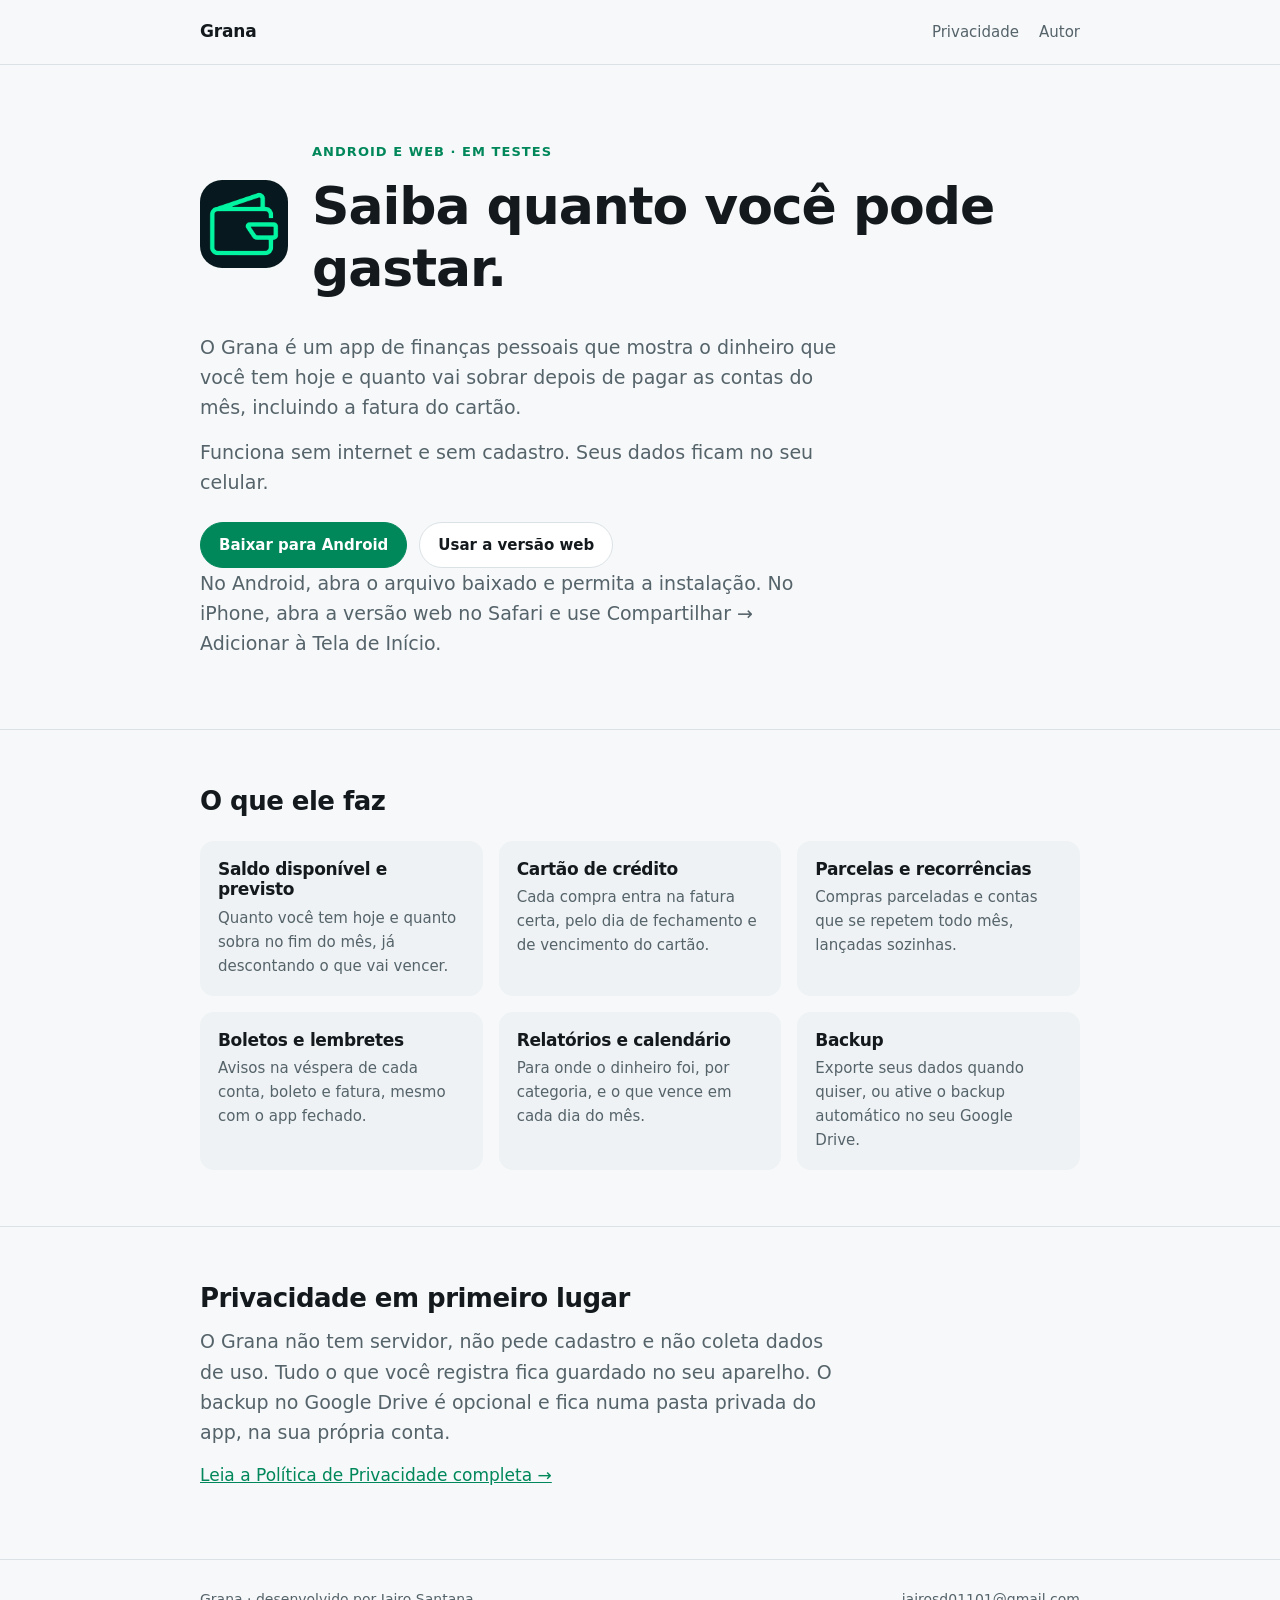
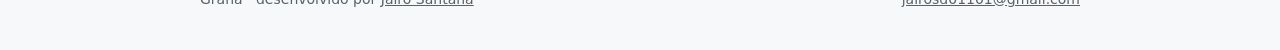
<file: grana/index.html>
<!doctype html>
<html lang="pt-BR">
<head>
  <meta charset="utf-8">
  <meta name="viewport" content="width=device-width, initial-scale=1">
  <title>Grana · Finanças pessoais para Android e web</title>
  <meta name="description" content="O Grana mostra quanto você pode gastar hoje, depois de pagar as contas do mês. Offline, sem cadastro, com os dados no seu celular.">
  <link rel="icon" href="favicon.png">
  <link rel="stylesheet" href="../assets/style.css">
</head>
<body class="grana">
  <header class="site-header">
    <div class="wrap">
      <a class="brand" href="./">Grana</a>
      <nav class="nav" aria-label="Seções">
        <a href="privacidade.html">Privacidade</a>
        <a href="../">Autor</a>
      </nav>
    </div>
  </header>

  <main>
    <section class="hero">
      <div class="wrap">
        <div class="hero-row">
          <img class="app-icon" src="../assets/grana-icon.png" alt="Ícone do Grana" width="88" height="88">
          <div>
            <span class="eyebrow">Android e web · em testes</span>
            <h1>Saiba quanto você pode gastar.</h1>
          </div>
        </div>
        <p class="lead">
          O Grana é um app de finanças pessoais que mostra o dinheiro que você tem hoje e
          quanto vai sobrar depois de pagar as contas do mês, incluindo a fatura do cartão.
        </p>
        <p class="lead">
          Funciona sem internet e sem cadastro. Seus dados ficam no seu celular.
        </p>
        <!--
          Regra: estes links apontam sempre para a versão mais recente, nunca para
          uma versão específica. O APK vem da release "latest" deste repositório
          (publicada por `npm run build:announce` no repositório do app); a versão
          web é o endereço fixo do PWA.
        -->
        <div class="actions">
          <a class="button primary" href="https://github.com/oriajsan/oriajsan.github.io/releases/latest/download/grana.apk">Baixar para Android</a>
          <a class="button" href="https://grana-b8e.pages.dev">Usar a versão web</a>
        </div>
        <p class="lead">
          No Android, abra o arquivo baixado e permita a instalação. No iPhone, abra a versão
          web no Safari e use Compartilhar → Adicionar à Tela de Início.
        </p>
      </div>
    </section>

    <section>
      <div class="wrap">
        <h2>O que ele faz</h2>
        <div class="features">
          <div>
            <h3>Saldo disponível e previsto</h3>
            <p>Quanto você tem hoje e quanto sobra no fim do mês, já descontando o que vai vencer.</p>
          </div>
          <div>
            <h3>Cartão de crédito</h3>
            <p>Cada compra entra na fatura certa, pelo dia de fechamento e de vencimento do cartão.</p>
          </div>
          <div>
            <h3>Parcelas e recorrências</h3>
            <p>Compras parceladas e contas que se repetem todo mês, lançadas sozinhas.</p>
          </div>
          <div>
            <h3>Boletos e lembretes</h3>
            <p>Avisos na véspera de cada conta, boleto e fatura, mesmo com o app fechado.</p>
          </div>
          <div>
            <h3>Relatórios e calendário</h3>
            <p>Para onde o dinheiro foi, por categoria, e o que vence em cada dia do mês.</p>
          </div>
          <div>
            <h3>Backup</h3>
            <p>Exporte seus dados quando quiser, ou ative o backup automático no seu Google Drive.</p>
          </div>
        </div>
      </div>
    </section>

    <section>
      <div class="wrap">
        <h2>Privacidade em primeiro lugar</h2>
        <p class="lead">
          O Grana não tem servidor, não pede cadastro e não coleta dados de uso. Tudo o que
          você registra fica guardado no seu aparelho. O backup no Google Drive é opcional e
          fica numa pasta privada do app, na sua própria conta.
        </p>
        <p><a href="privacidade.html">Leia a Política de Privacidade completa →</a></p>
      </div>
    </section>
  </main>

  <footer class="site-footer">
    <div class="wrap">
      <span>Grana · desenvolvido por <a href="../">Jairo Santana</a></span>
      <a href="mailto:jairosd01101@gmail.com">jairosd01101@gmail.com</a>
    </div>
  </footer>
</body>
</html>
</file>
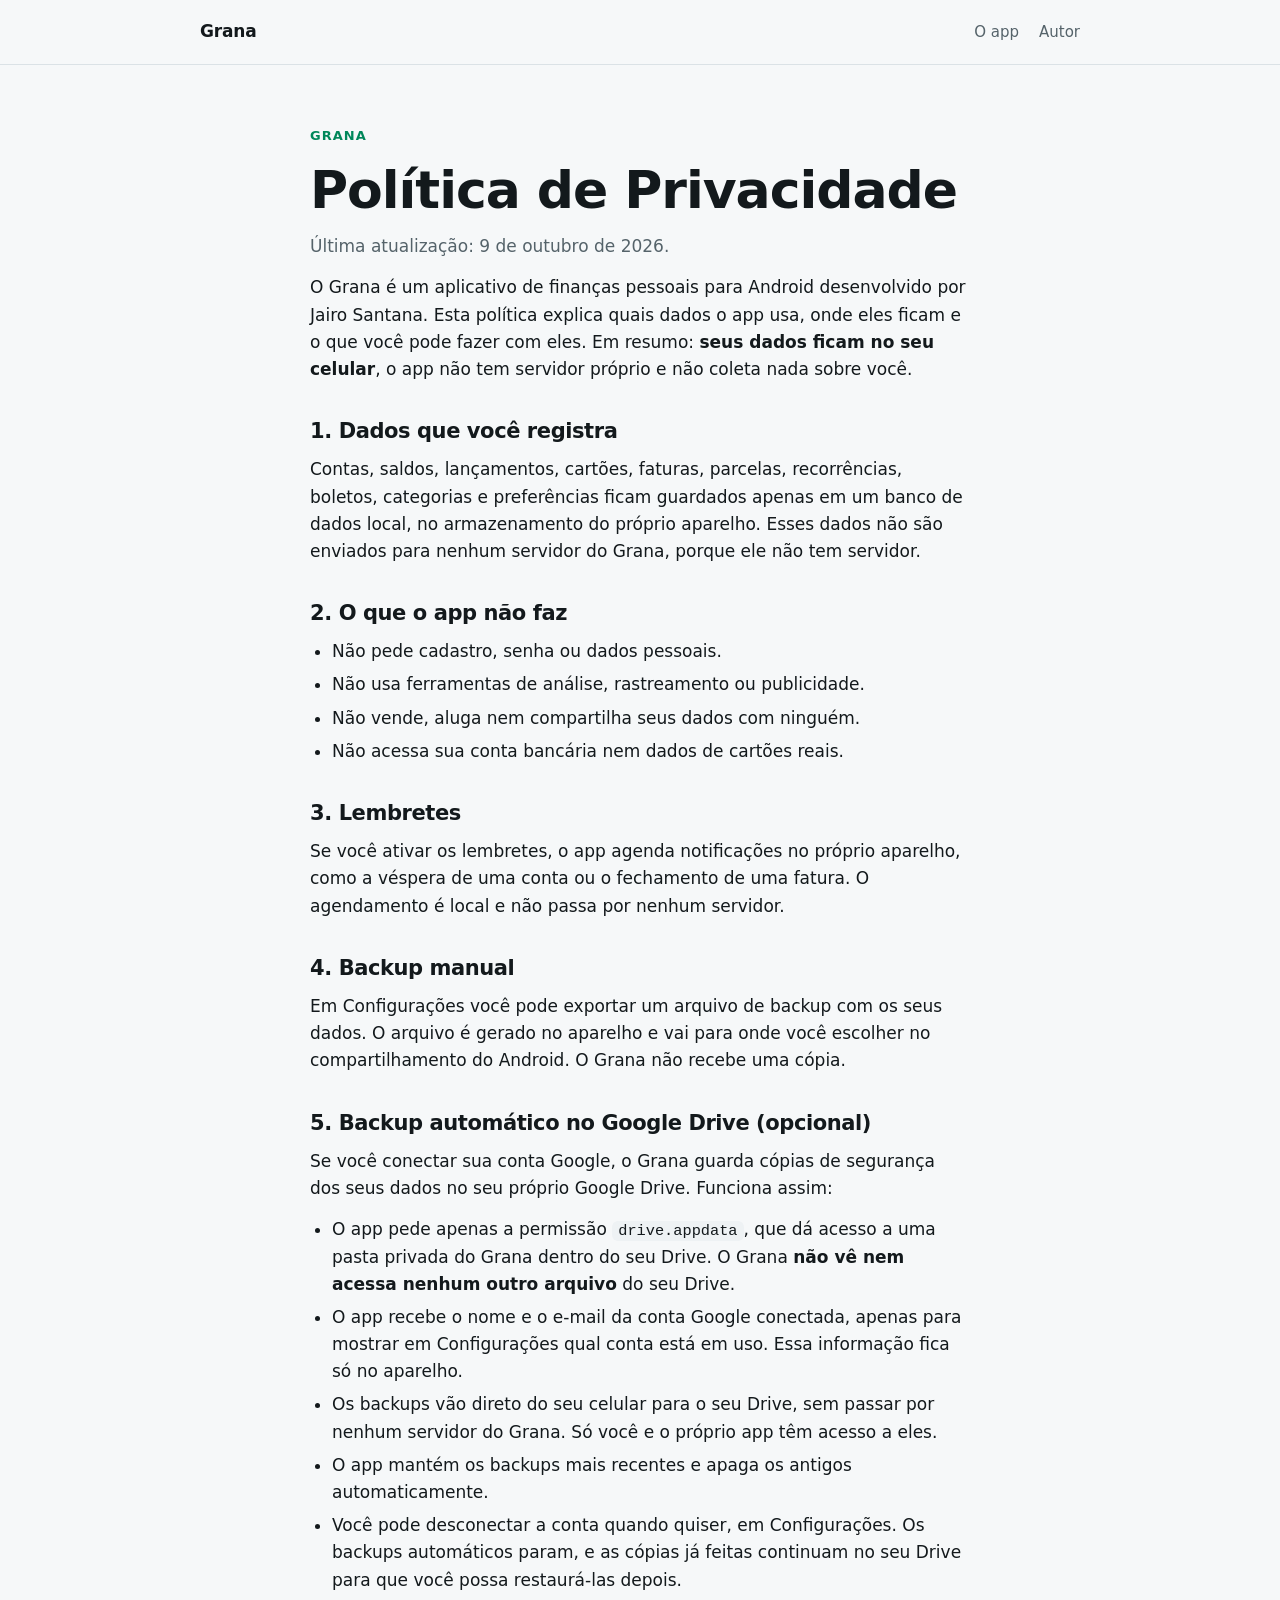
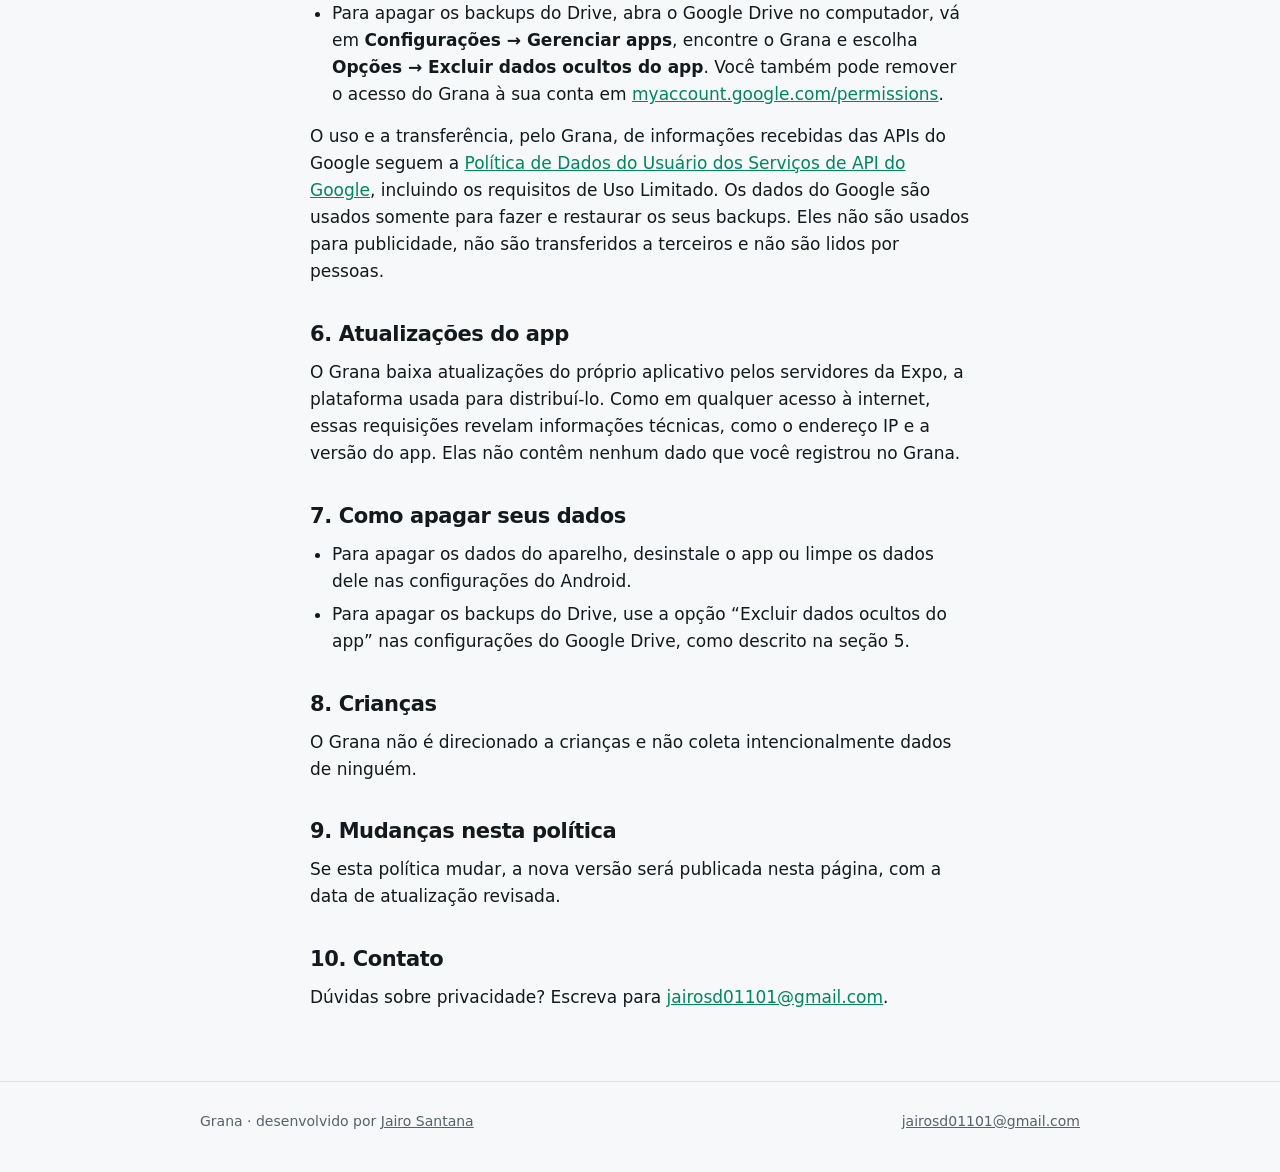
<file: grana/privacidade.html>
<!doctype html>
<html lang="pt-BR">
<head>
  <meta charset="utf-8">
  <meta name="viewport" content="width=device-width, initial-scale=1">
  <title>Política de Privacidade · Grana</title>
  <meta name="description" content="Como o Grana trata os seus dados: tudo fica no seu celular, e o backup no Google Drive é opcional.">
  <link rel="icon" href="favicon.png">
  <link rel="stylesheet" href="../assets/style.css">
</head>
<body class="grana">
  <header class="site-header">
    <div class="wrap">
      <a class="brand" href="./">Grana</a>
      <nav class="nav" aria-label="Seções">
        <a href="./">O app</a>
        <a href="../">Autor</a>
      </nav>
    </div>
  </header>

  <main>
    <section>
      <div class="wrap prose">
        <span class="eyebrow">Grana</span>
        <h1>Política de Privacidade</h1>
        <p class="muted">Última atualização: 9 de outubro de 2026.</p>

        <p>
          O Grana é um aplicativo de finanças pessoais para Android desenvolvido por
          Jairo Santana. Esta política explica quais dados o app usa, onde eles ficam
          e o que você pode fazer com eles. Em resumo: <strong>seus dados ficam no seu
          celular</strong>, o app não tem servidor próprio e não coleta nada sobre você.
        </p>

        <h2>1. Dados que você registra</h2>
        <p>
          Contas, saldos, lançamentos, cartões, faturas, parcelas, recorrências, boletos,
          categorias e preferências ficam guardados apenas em um banco de dados local, no
          armazenamento do próprio aparelho. Esses dados não são enviados para nenhum
          servidor do Grana, porque ele não tem servidor.
        </p>

        <h2>2. O que o app não faz</h2>
        <ul>
          <li>Não pede cadastro, senha ou dados pessoais.</li>
          <li>Não usa ferramentas de análise, rastreamento ou publicidade.</li>
          <li>Não vende, aluga nem compartilha seus dados com ninguém.</li>
          <li>Não acessa sua conta bancária nem dados de cartões reais.</li>
        </ul>

        <h2>3. Lembretes</h2>
        <p>
          Se você ativar os lembretes, o app agenda notificações no próprio aparelho,
          como a véspera de uma conta ou o fechamento de uma fatura. O agendamento é
          local e não passa por nenhum servidor.
        </p>

        <h2>4. Backup manual</h2>
        <p>
          Em Configurações você pode exportar um arquivo de backup com os seus dados. O
          arquivo é gerado no aparelho e vai para onde você escolher no compartilhamento
          do Android. O Grana não recebe uma cópia.
        </p>

        <h2>5. Backup automático no Google Drive (opcional)</h2>
        <p>
          Se você conectar sua conta Google, o Grana guarda cópias de segurança dos seus
          dados no seu próprio Google Drive. Funciona assim:
        </p>
        <ul>
          <li>
            O app pede apenas a permissão <code>drive.appdata</code>, que dá acesso a uma
            pasta privada do Grana dentro do seu Drive. O Grana <strong>não vê nem acessa
            nenhum outro arquivo</strong> do seu Drive.
          </li>
          <li>
            O app recebe o nome e o e-mail da conta Google conectada, apenas para mostrar
            em Configurações qual conta está em uso. Essa informação fica só no aparelho.
          </li>
          <li>
            Os backups vão direto do seu celular para o seu Drive, sem passar por nenhum
            servidor do Grana. Só você e o próprio app têm acesso a eles.
          </li>
          <li>
            O app mantém os backups mais recentes e apaga os antigos automaticamente.
          </li>
          <li>
            Você pode desconectar a conta quando quiser, em Configurações. Os backups
            automáticos param, e as cópias já feitas continuam no seu Drive para que você
            possa restaurá-las depois.
          </li>
          <li>
            Para apagar os backups do Drive, abra o Google Drive no computador, vá em
            <strong>Configurações → Gerenciar apps</strong>, encontre o Grana e escolha
            <strong>Opções → Excluir dados ocultos do app</strong>. Você também pode
            remover o acesso do Grana à sua conta em
            <a href="https://myaccount.google.com/permissions">myaccount.google.com/permissions</a>.
          </li>
        </ul>
        <p>
          O uso e a transferência, pelo Grana, de informações recebidas das APIs do Google
          seguem a
          <a href="https://developers.google.com/terms/api-services-user-data-policy">Política
          de Dados do Usuário dos Serviços de API do Google</a>, incluindo os requisitos de
          Uso Limitado. Os dados do Google são usados somente para fazer e restaurar os seus
          backups. Eles não são usados para publicidade, não são transferidos a terceiros e
          não são lidos por pessoas.
        </p>

        <h2>6. Atualizações do app</h2>
        <p>
          O Grana baixa atualizações do próprio aplicativo pelos servidores da Expo, a
          plataforma usada para distribuí-lo. Como em qualquer acesso à internet, essas
          requisições revelam informações técnicas, como o endereço IP e a versão do app.
          Elas não contêm nenhum dado que você registrou no Grana.
        </p>

        <h2>7. Como apagar seus dados</h2>
        <ul>
          <li>Para apagar os dados do aparelho, desinstale o app ou limpe os dados dele nas configurações do Android.</li>
          <li>Para apagar os backups do Drive, use a opção “Excluir dados ocultos do app” nas configurações do Google Drive, como descrito na seção 5.</li>
        </ul>

        <h2>8. Crianças</h2>
        <p>
          O Grana não é direcionado a crianças e não coleta intencionalmente dados de
          ninguém.
        </p>

        <h2>9. Mudanças nesta política</h2>
        <p>
          Se esta política mudar, a nova versão será publicada nesta página, com a data de
          atualização revisada.
        </p>

        <h2>10. Contato</h2>
        <p>
          Dúvidas sobre privacidade? Escreva para
          <a href="mailto:jairosd01101@gmail.com">jairosd01101@gmail.com</a>.
        </p>
      </div>
    </section>
  </main>

  <footer class="site-footer">
    <div class="wrap">
      <span>Grana · desenvolvido por <a href="../">Jairo Santana</a></span>
      <a href="mailto:jairosd01101@gmail.com">jairosd01101@gmail.com</a>
    </div>
  </footer>
</body>
</html>
</file>
<file: assets/style.css>
/* Shared by the portfolio and the project pages. A page picks its accent by
   setting --accent on <body>; everything else follows from the tokens. */

:root {
  --bg: #f6f8f9;
  --surface: #ffffff;
  --surface-2: #eef2f4;
  --text: #13191c;
  --muted: #55636a;
  --border: #dbe2e6;
  --accent: #2f6fb8;
  --accent-ink: #ffffff;
  --radius: 14px;
  --max: 920px;
  color-scheme: light;
}

@media (prefers-color-scheme: dark) {
  :root {
    --bg: #0d1214;
    --surface: #151b1e;
    --surface-2: #1c2427;
    --text: #e3e8ea;
    --muted: #9aa8ae;
    --border: #263035;
    --accent: #6aa5e8;
    --accent-ink: #08131c;
    color-scheme: dark;
  }
}

body.grana {
  --accent: #00875a;
  --accent-ink: #ffffff;
}

@media (prefers-color-scheme: dark) {
  body.grana {
    --accent: #00e294;
    --accent-ink: #003822;
  }
}

* { box-sizing: border-box; }

html { -webkit-text-size-adjust: 100%; }

body {
  margin: 0;
  background: var(--bg);
  color: var(--text);
  font-family: "Inter", system-ui, -apple-system, "Segoe UI", Roboto, sans-serif;
  font-size: 17px;
  line-height: 1.6;
}

a { color: var(--accent); }
a:hover { text-decoration-thickness: 2px; }

.wrap {
  max-width: var(--max);
  margin: 0 auto;
  padding: 0 20px;
}

/* ---- Header ---- */

.site-header {
  border-bottom: 1px solid var(--border);
}

.site-header .wrap {
  display: flex;
  align-items: center;
  justify-content: space-between;
  gap: 16px;
  min-height: 64px;
}

.brand {
  font-weight: 700;
  color: var(--text);
  text-decoration: none;
  letter-spacing: -0.01em;
}

.nav {
  display: flex;
  gap: 20px;
  font-size: 15px;
}

.nav a { color: var(--muted); text-decoration: none; }
.nav a:hover { color: var(--text); }

/* ---- Sections ---- */

main section { padding: 56px 0; }
main section + section { border-top: 1px solid var(--border); }

h1, h2, h3 { line-height: 1.2; letter-spacing: -0.02em; margin: 0 0 12px; }
h1 { font-size: clamp(34px, 6vw, 52px); }
h2 { font-size: 26px; }
h3 { font-size: 19px; }

p { margin: 0 0 14px; }

.eyebrow {
  display: inline-block;
  font-size: 13px;
  font-weight: 600;
  letter-spacing: 0.08em;
  text-transform: uppercase;
  color: var(--accent);
  margin-bottom: 12px;
}

.lead {
  font-size: 19px;
  color: var(--muted);
  max-width: 640px;
}

.muted { color: var(--muted); }

/* ---- Hero ---- */

.hero { padding-top: 72px; }

.hero-row {
  display: flex;
  align-items: center;
  gap: 24px;
  margin-bottom: 20px;
}

.avatar {
  flex: none;
  width: 72px;
  height: 72px;
  border-radius: 50%;
  display: grid;
  place-items: center;
  background: var(--accent);
  color: var(--accent-ink);
  font-weight: 700;
  font-size: 26px;
}

.app-icon {
  flex: none;
  width: 88px;
  height: 88px;
  border-radius: 22px;
}

.actions {
  display: flex;
  flex-wrap: wrap;
  gap: 12px;
  margin-top: 24px;
}

.button {
  display: inline-flex;
  align-items: center;
  gap: 8px;
  padding: 10px 18px;
  border-radius: 999px;
  border: 1px solid var(--border);
  background: var(--surface);
  color: var(--text);
  font-size: 15px;
  font-weight: 600;
  text-decoration: none;
}

.button.primary {
  background: var(--accent);
  border-color: var(--accent);
  color: var(--accent-ink);
}

.button svg { width: 18px; height: 18px; }

/* ---- Chips ---- */

.chips {
  display: flex;
  flex-wrap: wrap;
  gap: 8px;
  padding: 0;
  margin: 16px 0 0;
  list-style: none;
}

.chips li {
  padding: 4px 12px;
  border-radius: 999px;
  background: var(--surface-2);
  font-size: 14px;
  color: var(--muted);
}

/* ---- Cards ---- */

.grid {
  display: grid;
  grid-template-columns: repeat(auto-fill, minmax(260px, 1fr));
  gap: 16px;
  margin-top: 24px;
}

.card {
  display: flex;
  flex-direction: column;
  gap: 8px;
  padding: 20px;
  border: 1px solid var(--border);
  border-radius: var(--radius);
  background: var(--surface);
}

.card p { color: var(--muted); font-size: 15px; margin: 0; }
.card .chips { margin-top: auto; padding-top: 8px; }
.card .chips li { font-size: 13px; padding: 2px 10px; }

.card.featured {
  grid-column: 1 / -1;
  flex-direction: row;
  align-items: flex-start;
  gap: 20px;
}

.card.featured img {
  flex: none;
  width: 64px;
  height: 64px;
  border-radius: 16px;
}

.card .links { display: flex; flex-wrap: wrap; gap: 16px; font-size: 15px; }

@media (max-width: 560px) {
  .card.featured { flex-direction: column; }
}

/* ---- Feature list (project page) ---- */

.features {
  display: grid;
  grid-template-columns: repeat(auto-fill, minmax(240px, 1fr));
  gap: 16px;
  margin-top: 24px;
}

.features div {
  padding: 18px;
  border-radius: var(--radius);
  background: var(--surface-2);
}

.features h3 { font-size: 17px; margin-bottom: 6px; }
.features p { color: var(--muted); font-size: 15px; margin: 0; }

/* ---- Long-form text (privacy policy) ---- */

.prose { max-width: 700px; }
.prose h2 { font-size: 21px; margin-top: 36px; }
.prose ul { padding-left: 22px; margin: 0 0 14px; }
.prose li { margin-bottom: 6px; }
.prose code {
  font-size: 0.9em;
  padding: 1px 6px;
  border-radius: 6px;
  background: var(--surface-2);
}

/* ---- Footer ---- */

.site-footer {
  border-top: 1px solid var(--border);
  padding: 28px 0 40px;
  font-size: 14px;
  color: var(--muted);
}

.site-footer .wrap {
  display: flex;
  flex-wrap: wrap;
  justify-content: space-between;
  gap: 12px;
}

.site-footer a { color: var(--muted); }

/* ---- Timeline (experience) ---- */

.timeline { display: grid; gap: 28px; margin-top: 24px; }

.timeline article {
  display: grid;
  grid-template-columns: 170px 1fr;
  gap: 16px;
}

.timeline .when { color: var(--muted); font-size: 15px; padding-top: 2px; }
.timeline ul { margin: 0; padding-left: 20px; color: var(--muted); font-size: 16px; }
.timeline li { margin-bottom: 4px; }

@media (max-width: 560px) {
  .timeline article { grid-template-columns: 1fr; gap: 4px; }
}
</file>
